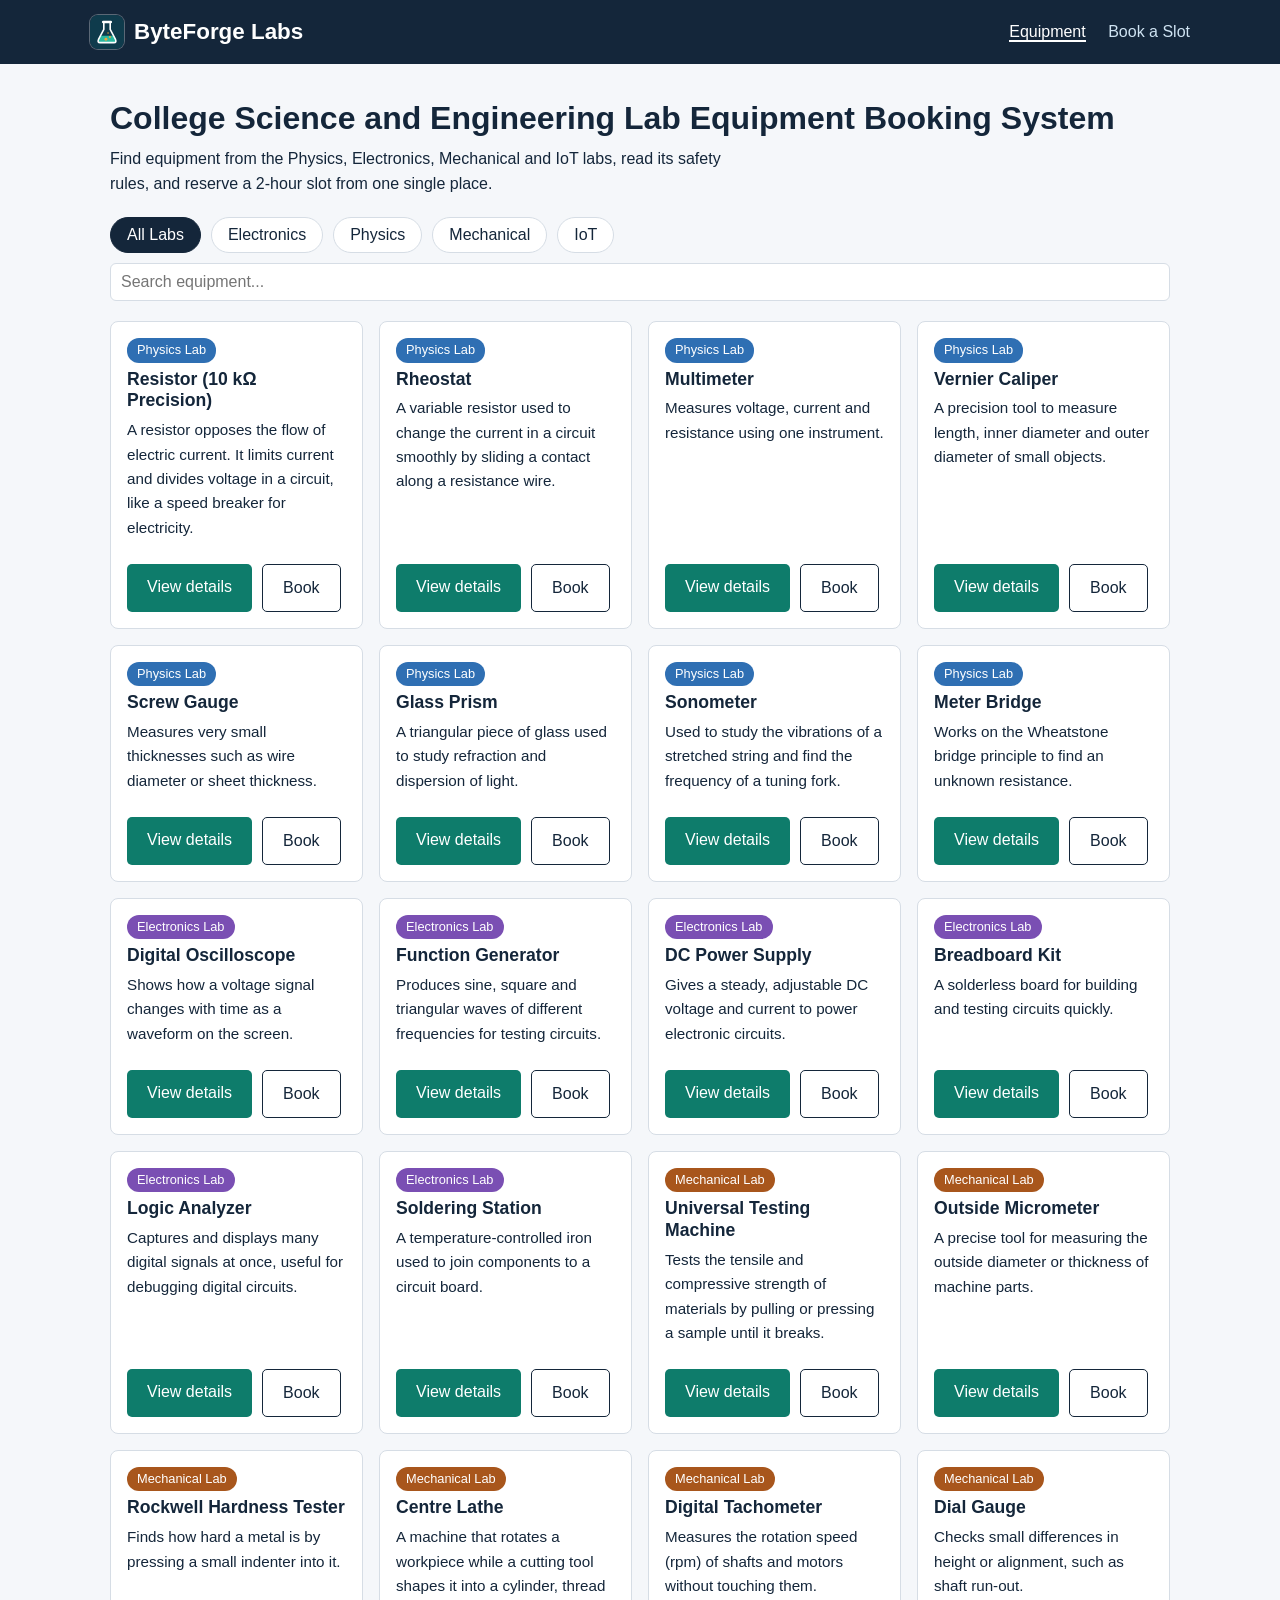
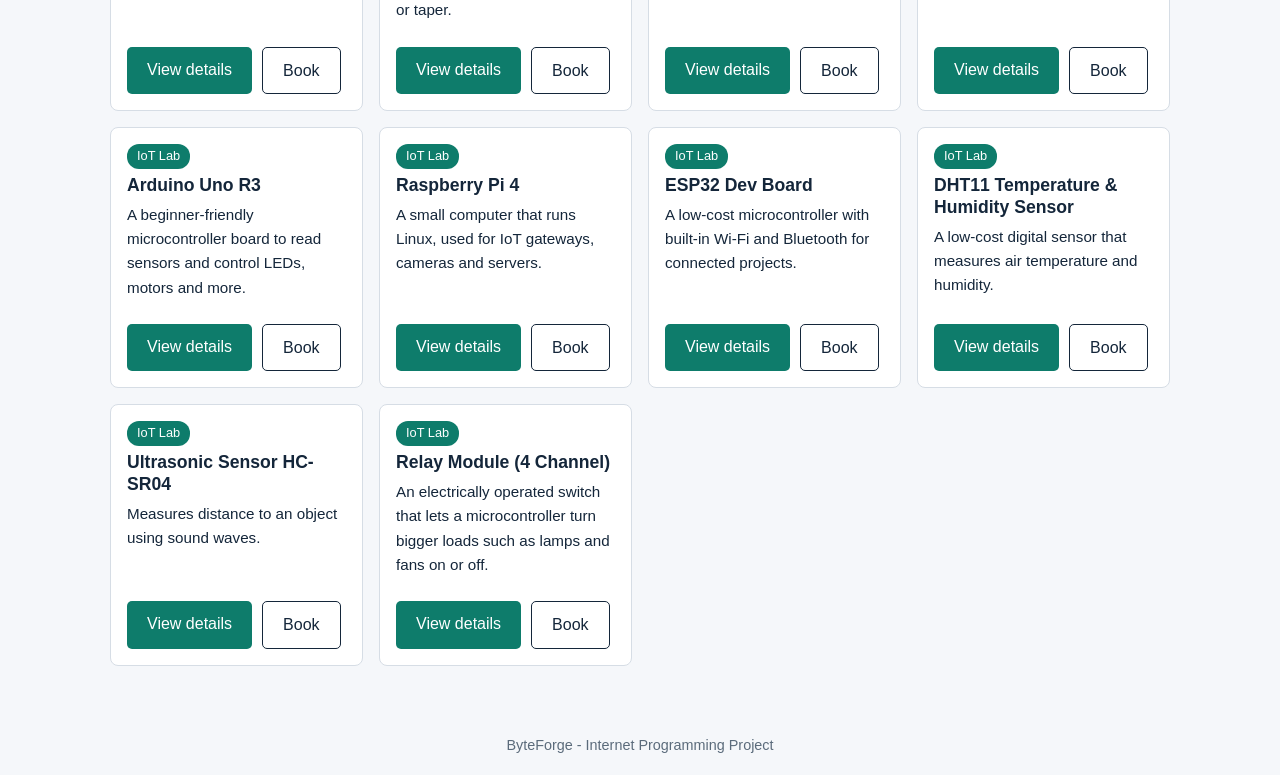
<file: index.html>
<!DOCTYPE html>
<html lang="en">
<head>
  <meta charset="UTF-8">
  <meta name="viewport" content="width=device-width, initial-scale=1.0">
  <title>ByteForge - Lab Equipment Booking</title>
  <link rel="icon" href="assets/favicon.svg" type="image/svg+xml">
  <link rel="apple-touch-icon" href="assets/apple-touch-icon.png">
  <meta name="theme-color" content="#0F3B4C">
  <meta name="description" content="Browse college lab equipment, read safety rules and book a 2-hour slot in the Physics, Electronics, Mechanical and IoT labs.">
  <meta property="og:type" content="website">
  <meta property="og:title" content="ByteForge: Lab Equipment Booking System">
  <meta property="og:description" content="Browse equipment. Read safety rules. Book a 2-hour slot.">
  <meta property="og:image" content="assets/thumbnail.png">
  <meta name="twitter:card" content="summary_large_image">
  <meta name="twitter:image" content="assets/thumbnail.png">
  <link rel="stylesheet" href="style.css">
</head>
<body>
  <header>
     <div class="header-inner">
      <a class="logo" href="index.html"><img src="assets/favicon.svg" alt="" width="34" height="34">ByteForge Labs</a>
      <nav>
        <a href="index.html" class="active">Equipment</a>
        <a href="booking.html">Book a Slot</a>
      </nav>
    </div>
  </header>

  <main>
    <section class="intro">
      <h1>College Science and Engineering Lab Equipment Booking System</h1>
      <p>Find equipment from the Physics, Electronics, Mechanical and IoT labs, read its safety rules, and reserve a 2-hour slot from one single place.</p>
    </section>

    <!-- Lab filter buttons and search box -->
    <section class="filters" id="filters">
      <button data-lab="All" class="active">All Labs</button>
      <button data-lab="Electronics">Electronics</button>
      <button data-lab="Physics">Physics</button>
      <button data-lab="Mechanical">Mechanical</button>
      <button data-lab="IoT">IoT</button>
      <input type="text" id="searchBox" placeholder="Search equipment..." aria-label="Search equipment">
    </section>

    <!-- Cards are added here by catalog.js -->
    <section class="grid" id="catalog"></section>
  </main>

  <footer>ByteForge - Internet Programming Project</footer>

  <script src="data.js"></script>
  <script src="catalog.js"></script>
</body>
</html>
</file>
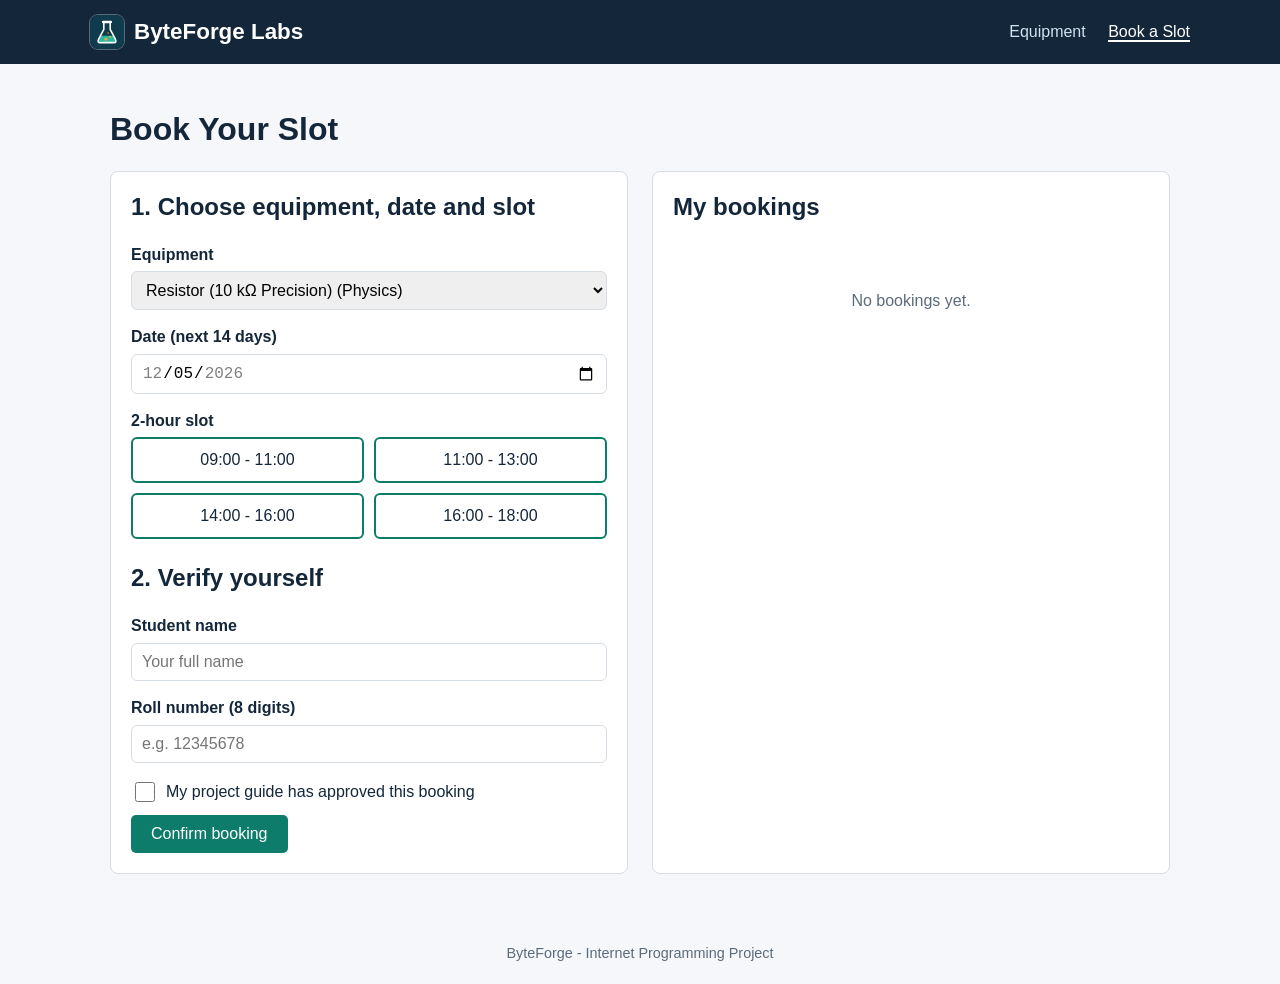
<file: booking.html>
<!DOCTYPE html>
<html lang="en">
<head>
  <meta charset="UTF-8">
  <meta name="viewport" content="width=device-width, initial-scale=1.0">
  <title>Book Your Slot</title>
  <link rel="icon" href="assets/favicon.svg" type="image/svg+xml">
  <link rel="apple-touch-icon" href="assets/apple-touch-icon.png">
  <meta name="theme-color" content="#0F3B4C">
  <link rel="stylesheet" href="style.css">
</head>
<body>
  <header>
    <div class="header-inner">
      <a class="logo" href="index.html"><img src="assets/favicon.svg" alt="" width="34" height="34">ByteForge Labs</a>
      <nav>
        <a href="index.html">Equipment</a>
        <a href="booking.html" class="active">Book a Slot</a>
      </nav>
    </div>
  </header>

  <main>
    <h1>Book Your Slot</h1>

    <div class="booking-layout">
      <!-- LEFT: the booking form -->
      <section class="panel">
        <h2>1. Choose equipment, date and slot</h2>

        <label for="equipment">Equipment</label>
        <select id="equipment"></select>

        <label for="date">Date (next 14 days)</label>
        <input type="date" id="date">

        <label>2-hour slot</label>
        <div class="slots" id="slots"></div>

        <h2 style="margin-top:24px">2. Verify yourself</h2>

        <label for="studentName">Student name</label>
        <input type="text" id="studentName" placeholder="Your full name">

        <label for="rollNo">Roll number (8 digits)</label>
        <input type="text" id="rollNo" maxlength="8" placeholder="e.g. 12345678">

        <div class="check-row">
          <input type="checkbox" id="approval">
          <label for="approval">My project guide has approved this booking</label>
        </div>

        <div id="message" class="message"></div>

        <div class="btn-row">
          <button class="btn" id="bookBtn" type="button">Confirm booking</button>
        </div>
      </section>

      <!-- RIGHT: list of saved bookings -->
      <section class="panel">
        <h2>My bookings</h2>
        <div class="table-wrap" id="bookingList"></div>
      </section>
    </div>
  </main>

  <footer>ByteForge - Internet Programming Project</footer>

  <script src="data.js"></script>
  <script src="booking.js"></script>
</body>
</html>
</file>
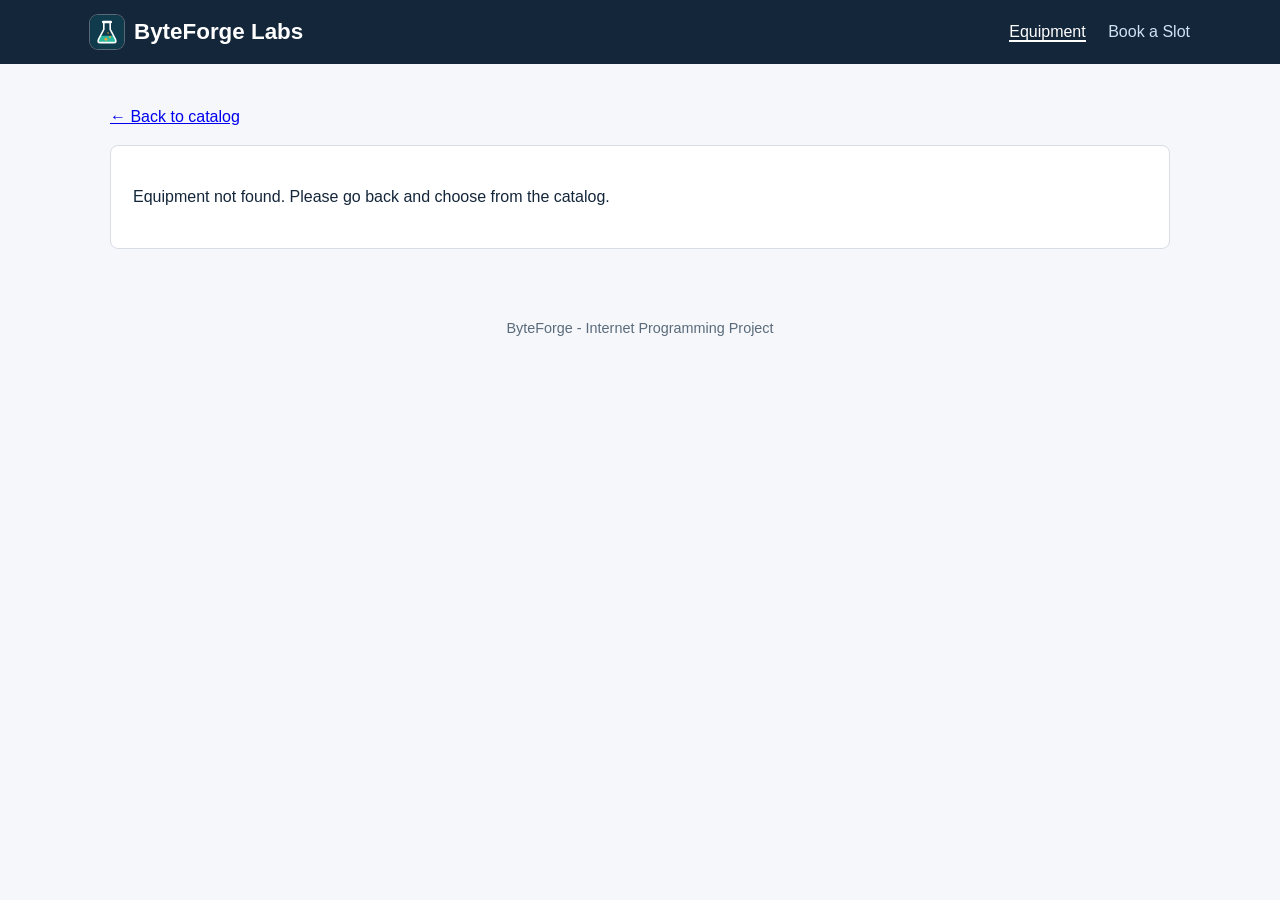
<file: equipment.html>
<!DOCTYPE html>
<html lang="en">
<head>
  <meta charset="UTF-8">
  <meta name="viewport" content="width=device-width, initial-scale=1.0">
  <title>Equipment Detail Card</title>
  <link rel="stylesheet" href="style.css">
  <link rel="icon" href="assets/favicon.svg" type="image/svg+xml">
  <link rel="apple-touch-icon" href="assets/apple-touch-icon.png">
  <meta name="theme-color" content="#0F3B4C">
</head>
<body>
  <header>
     <div class="header-inner">
      <a class="logo" href="index.html"><img src="assets/favicon.svg" alt="" width="34" height="34">ByteForge Labs</a>
      <nav>
        <a href="index.html" class="active">Equipment</a>
        <a href="booking.html">Book a Slot</a>
      </nav>
    </div>
  </header>

  <main>
    <p><a href="index.html">&larr; Back to catalog</a></p>
    <!-- detail.js fills this box -->
    <div class="detail-box" id="detail"></div>
  </main>

  <footer>ByteForge - Internet Programming Project</footer>

  <script src="data.js"></script>
  <script src="detail.js"></script>
</body>
</html>
</file>
<file: style.css>
/* ============ style.css - shared by all pages ============ */

/* 1. Colours kept in one place so they are easy to change */
:root {
  --ink: #14263a;        /* dark navy for text and header */
  --paper: #f5f7fa;      /* page background */
  --white: #ffffff;
  --accent: #0e7c6b;     /* teal for buttons */
  --accent-dark: #0a5c4f;
  --line: #d6dde5;       /* borders */
  --warn: #b45309;       /* amber for safety */
  --danger: #b42318;     /* red for errors / booked */
}

/* 2. Basic reset */
* { box-sizing: border-box; }
body {
  margin: 0;
  font-family: "Segoe UI", Arial, sans-serif;
  background: var(--paper);
  color: var(--ink);
  line-height: 1.6;
}
h1, h2, h3 { line-height: 1.25; }
a:focus-visible, button:focus-visible, input:focus-visible, select:focus-visible {
  outline: 3px solid #f5b301;
  outline-offset: 2px;
}

/* 3. Header and navigation */
header { background: var(--ink); color: var(--white); padding: 14px 20px; }
.header-inner {
  max-width: 1100px; margin: auto;
  display: flex; justify-content: space-between; align-items: center;
  flex-wrap: wrap; gap: 8px;
}
.logo { display: flex; align-items: center; gap: 10px; font-size: 1.4rem; font-weight: 700; color: var(--white); text-decoration: none; }
.logo img { border-radius: 8px; box-shadow: 0 0 0 1px rgba(255, 255, 255, 0.3); }
nav a { color: #cfe3f2; text-decoration: none; margin-left: 18px; }
nav a:hover, nav a.active { color: var(--white); border-bottom: 2px solid var(--white); }

/* 4. Page container */
main { max-width: 1100px; margin: auto; padding: 24px 20px 50px; }

/* 5. Home page intro */
.intro { padding: 10px 0 20px; }
.intro h1 { font-size: 2rem; margin: 0 0 8px; }
.intro p { max-width: 70ch; margin: 0; }

/* 6. Filters (lab buttons + search box) */
.filters { display: flex; flex-wrap: wrap; gap: 10px; align-items: center; margin-bottom: 20px; }
.filters button {
  padding: 8px 16px; border: 1px solid var(--line); background: var(--white);
  border-radius: 20px; cursor: pointer; font-size: 1rem; color: var(--ink);
}
.filters button.active { background: var(--ink); color: var(--white); border-color: var(--ink); }
.filters input {
  margin-left: auto; padding: 8px 12px; border: 1px solid var(--line);
  border-radius: 6px; font-size: 1rem; min-width: 220px;
}

/* 7. Equipment cards grid */
.grid { display: grid; grid-template-columns: repeat(auto-fill, minmax(250px, 1fr)); gap: 16px; }
.card {
  background: var(--white); border: 1px solid var(--line); border-radius: 8px;
  padding: 16px; display: flex; flex-direction: column;
}
.card h3 { margin: 6px 0; font-size: 1.1rem; }
.card p { margin: 0 0 14px; font-size: 0.95rem; flex: 1; }
.lab-tag {
  align-self: flex-start; font-size: 0.8rem; padding: 2px 10px;
  border-radius: 12px; color: var(--white);
}
.lab-Physics { background: #2f6fb3; }
.lab-Electronics { background: #7a4fb3; }
.lab-Mechanical { background: #a8561c; }
.lab-IoT { background: #0e7c6b; }
.empty { padding: 30px; text-align: center; color: #5b6b7b; }

/* 8. Buttons */
.btn {
  display: inline-block; padding: 10px 20px; background: var(--accent); color: var(--white);
  text-decoration: none; border: none; border-radius: 5px; cursor: pointer; font-size: 1rem;
}
.btn:hover { background: var(--accent-dark); }
.btn-outline { background: var(--white); color: var(--ink); border: 1px solid var(--ink); }
.btn-outline:hover { background: var(--ink); color: var(--white); }
.btn-row { display: flex; gap: 10px; flex-wrap: wrap; margin-top: 10px; }

/* 9. Equipment detail page */
.detail-box { background: var(--white); border: 1px solid var(--line); border-radius: 8px; padding: 22px; }
.detail-box h1 { margin-top: 4px; }
.sections { display: grid; grid-template-columns: repeat(auto-fit, minmax(300px, 1fr)); gap: 16px; margin-top: 18px; }
.section { border: 1px solid var(--line); border-radius: 6px; padding: 14px 18px; }
.section h3 { margin: 0 0 6px; font-size: 1.05rem; }
.section ul, .section ol { margin: 0; padding-left: 20px; }
.section.safety { border-left: 5px solid var(--warn); background: #fff8ef; }
.section.safety h3 { color: var(--warn); }

/* 10. Booking page */
.booking-layout { display: grid; grid-template-columns: 1fr 1fr; gap: 24px; }
.panel { background: var(--white); border: 1px solid var(--line); border-radius: 8px; padding: 20px; }
.panel h2 { margin-top: 0; }
label { display: block; margin: 14px 0 4px; font-weight: 600; }
input[type="text"], input[type="date"], select {
  width: 100%; padding: 9px 10px; border: 1px solid var(--line); border-radius: 6px; font-size: 1rem;
}
.check-row { display: flex; align-items: center; gap: 8px; margin-top: 16px; }
.check-row input { width: 20px; height: 20px; }
.check-row label { margin: 0; font-weight: normal; }

.slots { display: grid; grid-template-columns: 1fr 1fr; gap: 10px; }
.slot {
  padding: 12px; border: 2px solid var(--accent); background: var(--white);
  border-radius: 6px; cursor: pointer; font-size: 1rem; color: var(--ink);
}
.slot:hover { background: #e6f4f1; }
.slot.selected { background: var(--accent); color: var(--white); }
.slot:disabled { border-color: var(--line); background: #eceff3; color: #8a96a3; cursor: not-allowed; }

.message { margin-top: 14px; padding: 10px 14px; border-radius: 6px; display: none; }
.message.error { display: block; background: #fdecea; color: var(--danger); border: 1px solid #f3b8b2; }
.message.success { display: block; background: #e6f4ea; color: #1e6b3a; border: 1px solid #a6d6b5; }

table { width: 100%; border-collapse: collapse; margin-top: 10px; }
th, td { border: 1px solid var(--line); padding: 8px 10px; text-align: left; font-size: 0.95rem; }
th { background: #eaf0f6; }
.table-wrap { overflow-x: auto; }
.cancel-btn { background: var(--danger); color: var(--white); border: none; padding: 5px 10px; border-radius: 4px; cursor: pointer; }

footer { text-align: center; padding: 18px; color: #5b6b7b; font-size: 0.9rem; }

/* 11. Mobile layout */
@media (max-width: 800px) {
  .booking-layout { grid-template-columns: 1fr; }
  .filters input { margin-left: 0; width: 100%; }
}
</file>
